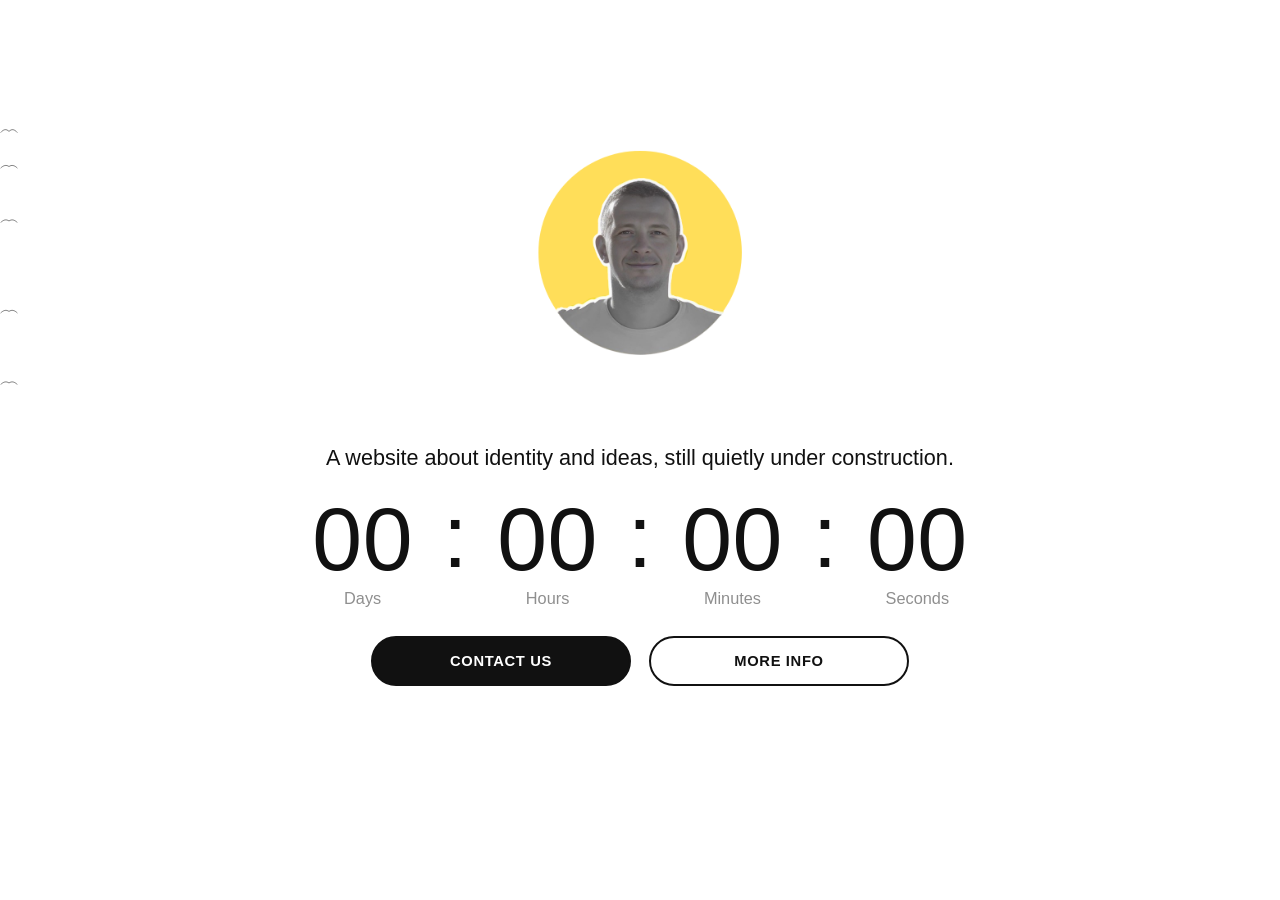
<file: index.html>
<!DOCTYPE html>
<html lang="en">
<head>
  <meta charset="UTF-8" />
  <meta name="viewport" content="width=device-width, initial-scale=1.0" />
  <title>m1l0s.io</title>
  <link rel="stylesheet" href="./style.css" />
</head>
<body>

  <!-- PTICE VAN SVIH KONTEJNERA -->
  <div class="birds-layer" aria-hidden="true">
    <svg class="bird-svg bird-1" viewBox="0 0 40 20">
      <path d="M2 14C8 7 14 6 20 12C26 6 32 7 38 14"></path>
    </svg>
    <svg class="bird-svg bird-2" viewBox="0 0 40 20">
      <path d="M2 14C8 8 14 7 20 11C26 7 32 8 38 14"></path>
    </svg>
    <svg class="bird-svg bird-3" viewBox="0 0 40 20">
      <path d="M2 15C8 9 14 8 20 12C26 8 32 9 38 15"></path>
    </svg>
    <svg class="bird-svg bird-4" viewBox="0 0 40 20">
      <path d="M2 13C8 7 14 6 20 10C26 6 32 7 38 13"></path>
    </svg>
    <svg class="bird-svg bird-5" viewBox="0 0 40 20">
      <path d="M2 14C8 8 14 7 20 11C26 7 32 8 38 14"></path>
    </svg>
  </div>

  <main class="hero">
    <div class="avatar-wrap">
      <img src="./assets/me.png" alt="Milos portrait" class="avatar-img" />
    </div>

    <p class="hero-text">
      A website about identity and ideas, still quietly under construction.
    </p>

    <div class="countdown-wrap">
      <div class="countdown">
        <div class="countdown-block">
          <div class="countdown-number" id="days">0</div>
          <div class="countdown-label">Days</div>
        </div>

        <div class="countdown-colon">:</div>

        <div class="countdown-block">
          <div class="countdown-number" id="hours">00</div>
          <div class="countdown-label">Hours</div>
        </div>

        <div class="countdown-colon">:</div>

        <div class="countdown-block">
          <div class="countdown-number" id="minutes">00</div>
          <div class="countdown-label">Minutes</div>
        </div>

        <div class="countdown-colon">:</div>

        <div class="countdown-block">
          <div class="countdown-number" id="seconds">00</div>
          <div class="countdown-label">Seconds</div>
        </div>
      </div>
    </div>

    <div class="hero-actions">
      <a href="mailto:hello@m1l0s.io" class="hero-btn hero-btn--filled">
        CONTACT US
      </a>

      <a href="./about.html" class="hero-btn hero-btn--outline">
        More Info
      </a>
    </div>
  </main>

<script>
  const COUNTDOWN_TARGET = "2026-05-06T10:00:00";

  const daysEl = document.getElementById("days");
  const hoursEl = document.getElementById("hours");
  const minutesEl = document.getElementById("minutes");
  const secondsEl = document.getElementById("seconds");

  function updateCountdown() {
    const targetDate = new Date(COUNTDOWN_TARGET);
    const now = new Date();
    const diff = targetDate - now;

    if (isNaN(targetDate.getTime()) || diff <= 0) {
      daysEl.textContent = "00";
      hoursEl.textContent = "00";
      minutesEl.textContent = "00";
      secondsEl.textContent = "00";
      return;
    }

    const days = Math.floor(diff / (1000 * 60 * 60 * 24));
    const hours = Math.floor((diff / (1000 * 60 * 60)) % 24);
    const minutes = Math.floor((diff / (1000 * 60)) % 60);
    const seconds = Math.floor((diff / 1000) % 60);

    daysEl.textContent = String(days).padStart(2, "0");
    hoursEl.textContent = String(hours).padStart(2, "0");
    minutesEl.textContent = String(minutes).padStart(2, "0");
    secondsEl.textContent = String(seconds).padStart(2, "0");
  }

  updateCountdown();
  setInterval(updateCountdown, 1000);
</script>
</body>
</html>
</file>
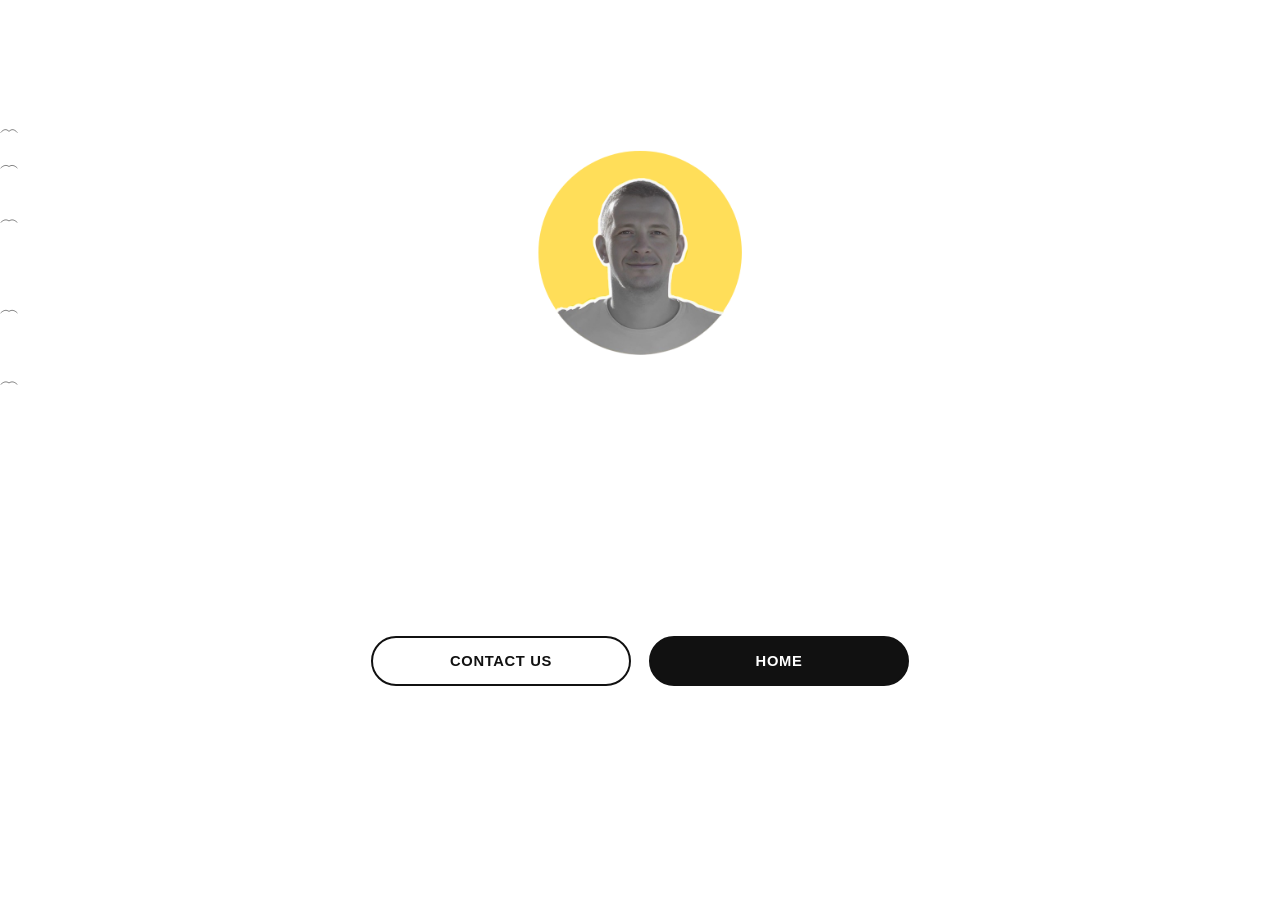
<file: about.html>
<!DOCTYPE html>
<html lang="en">
<head>
  <meta charset="UTF-8" />
  <meta name="viewport" content="width=device-width, initial-scale=1.0" />
  <title>m1l0s.io</title>
  <link rel="stylesheet" href="./style.css" />
</head>
<body>

    <!-- PTICE VAN SVIH KONTEJNERA -->
  <div class="birds-layer" aria-hidden="true">
    <svg class="bird-svg bird-1" viewBox="0 0 40 20">
      <path d="M2 14C8 7 14 6 20 12C26 6 32 7 38 14"></path>
    </svg>
    <svg class="bird-svg bird-2" viewBox="0 0 40 20">
      <path d="M2 14C8 8 14 7 20 11C26 7 32 8 38 14"></path>
    </svg>
    <svg class="bird-svg bird-3" viewBox="0 0 40 20">
      <path d="M2 15C8 9 14 8 20 12C26 8 32 9 38 15"></path>
    </svg>
    <svg class="bird-svg bird-4" viewBox="0 0 40 20">
      <path d="M2 13C8 7 14 6 20 10C26 6 32 7 38 13"></path>
    </svg>
    <svg class="bird-svg bird-5" viewBox="0 0 40 20">
      <path d="M2 14C8 8 14 7 20 11C26 7 32 8 38 14"></path>
    </svg>
  </div>

  <main class="hero">
    <div class="avatar-wrap">
      <img src="./assets/me.png" alt="Milos portrait" class="avatar-img" />
    </div>

    <p class="hero-text" style="visibility: hidden;">
      A website about identity and ideas, still quietly under construction.
    </p>

    <div class="countdown-wrap" style="visibility: hidden;" aria-hidden="true">
      <div class="countdown" aria-label="Countdown">
        <div class="countdown-block">
          <div class="countdown-number" id="days">0</div>
          <div class="countdown-label">Days</div>
        </div>

        <div class="countdown-colon">:</div>

        <div class="countdown-block">
          <div class="countdown-number" id="hours">00</div>
          <div class="countdown-label">Hours</div>
        </div>

        <div class="countdown-colon">:</div>

        <div class="countdown-block">
          <div class="countdown-number" id="minutes">00</div>
          <div class="countdown-label">Minutes</div>
        </div>

        <div class="countdown-colon">:</div>

        <div class="countdown-block">
          <div class="countdown-number" id="seconds">00</div>
          <div class="countdown-label">Seconds</div>
        </div>
      </div>
    </div>

<div class="hero-actions">
  <a
    href="mailto:hello@m1l0s.io"
    class="hero-btn hero-btn--outline"
  >
    CONTACT US
  </a>

  <a href="./index.html" class="hero-btn hero-btn--filled">
    HOME
  </a>
</div>
  </main>

  <script>
    const COUNTDOWN_TARGET = "2026-04-09T16:25:00";

    const daysEl = document.getElementById("days");
    const hoursEl = document
</file>
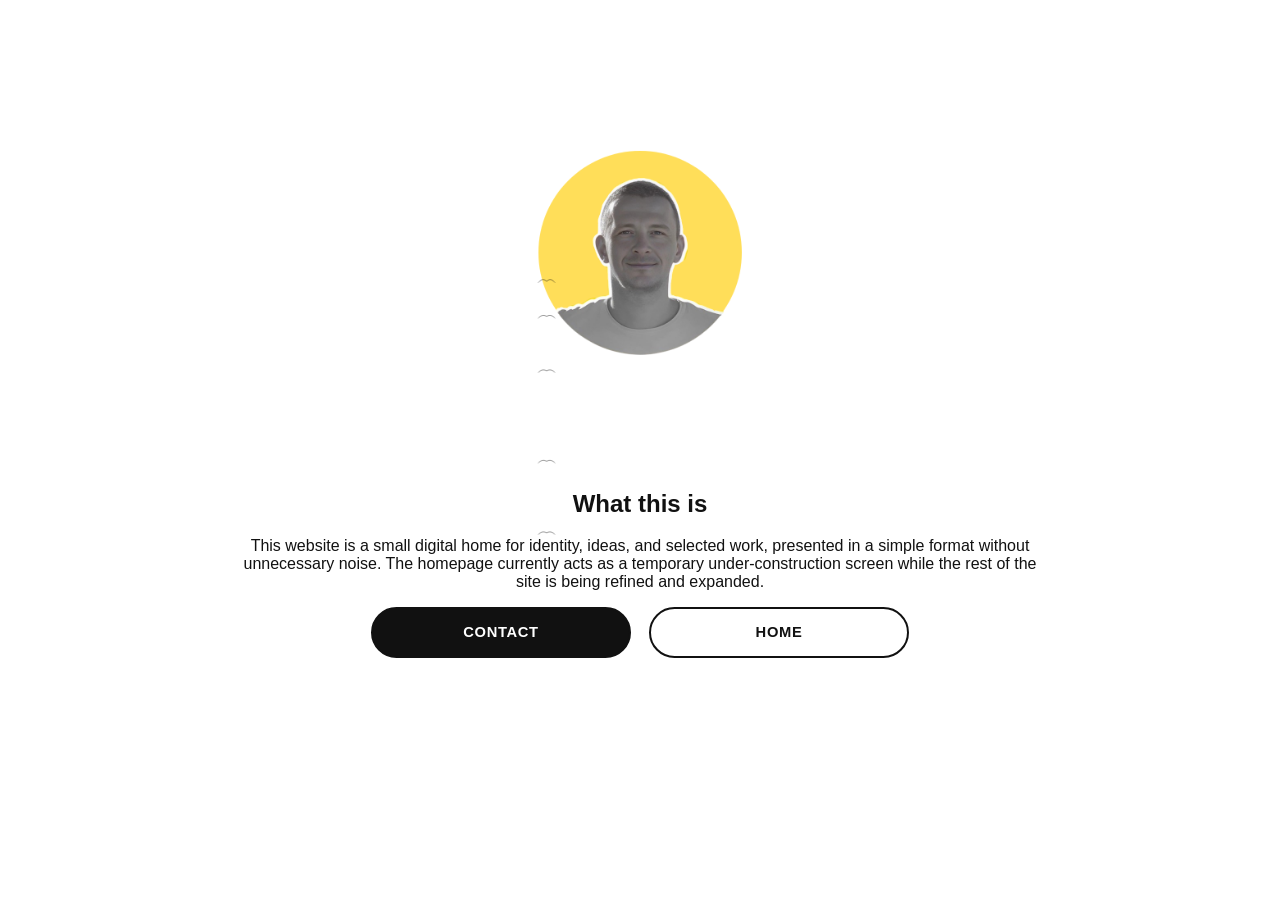
<file: About.html>
<!DOCTYPE html>
<html lang="en">
<head>
  <meta charset="UTF-8" />
  <meta name="viewport" content="width=device-width, initial-scale=1.0" />
  <title>About — m1l0s.io</title>
  <link rel="stylesheet" href="./style.css" />
</head>
<body>
  <main class="about-page">
    <section class="about-hero">
      <!-- <a href="/" class="about-back">Back</a> -->

      <div class="avatar-wrap about-avatar">
        <img src="./assets/me.png" alt="Milos portrait" class="avatar-img" />

        <div class="avatar-birds" aria-hidden="true">
          <svg class="bird-svg bird-1" viewBox="0 0 40 20">
            <path d="M2 14C8 7 14 6 20 12C26 6 32 7 38 14"></path>
          </svg>
          <svg class="bird-svg bird-2" viewBox="0 0 40 20">
            <path d="M2 14C8 8 14 7 20 11C26 7 32 8 38 14"></path>
          </svg>
          <svg class="bird-svg bird-3" viewBox="0 0 40 20">
            <path d="M2 15C8 9 14 8 20 12C26 8 32 9 38 15"></path>
          </svg>
          <svg class="bird-svg bird-4" viewBox="0 0 40 20">
            <path d="M2 13C8 7 14 6 20 10C26 6 32 7 38 13"></path>
          </svg>
          <svg class="bird-svg bird-5" viewBox="0 0 40 20">
            <path d="M2 14C8 8 14 7 20 11C26 7 32 8 38 14"></path>
          </svg>
        </div>
      </div>

      <!-- <h1 class="about-title">About</h1> -->

      <!--
      <p class="about-lead">
        m1l0s.io is a compact personal space built around clarity, minimal motion, and a quieter visual rhythm.
      </p>
      -->

      <section class="about-content">
        <article class="about-block">
          <h2>What this is</h2>
          <p>
            This website is a small digital home for identity, ideas, and selected work, presented in a simple format without unnecessary noise. The homepage currently acts as a temporary under-construction screen while the rest of the site is being refined and expanded.
          </p>
        </article>

        <!-- <article class="about-block">
          <h2>Current state</h2>
          <p>
            The homepage currently acts as a temporary under-construction screen while the rest of the site is being refined and expanded.
          </p>
        </article> -->

        <!-- <article class="about-block">
          <h2>Direction</h2>
          <p>
            The goal is to keep everything restrained and intentional — strong spacing, soft animation, clear typography, and content that feels personal rather than overloaded.
          </p>
        </article>
      </section> -->

      <div class="about-actions">
        <a href="mailto:hello@m1l0s.io" class="hero-btn hero-btn--filled about-btn--contact">Contact</a>
        <a href="/" class="hero-btn hero-btn--outline about-btn--home">Home</a>
      </div>
    </section>
  </main>
</body>
</html>
</file>
<file: style.css>
:root {
  color-scheme: light dark;
  box-sizing: border-box;
}

*,
*::before,
*::after {
  box-sizing: inherit;
}

html,
body {
  min-height: 100%;
}

body {
  margin: 0;
  min-height: 100vh;
  background: #ffffff;
  color: #111111;
  font-family: Roboto, "Helvetica Neue", Arial, sans-serif;
  overflow-x: hidden;
}

@media (prefers-color-scheme: dark) {
  body {
    background: #000000;
    color: #ffffff;
  }
}

/* PAGE LAYOUT */

.hero,
.about-page {
  width: min(100%, 1060px);
  min-height: 100vh;
  margin: 0 auto;
  padding-top: calc(clamp(20px, 3vh, 32px) + clamp(120px, 16vw, 210px) + 24px);
  padding-right: 20px;
  padding-bottom: 28px;
  padding-left: 20px;
  display: flex;
  flex-direction: column;
  align-items: center;
  justify-content: center;
  text-align: center;
}

.about-page {
  width: min(100%, 860px);
}

.about-hero {
  width: 100%;
  display: flex;
  flex-direction: column;
  align-items: center;
  justify-content: center;
}

/* AVATAR */

.avatar-wrap {
  position: fixed;
  top: clamp(150px, 3vh, 32px);
  left: 50%;
  transform: translateX(-50%);
  width: clamp(120px, 16vw, 210px);
  z-index: 10;
  display: flex;
  align-items: center;
  justify-content: center;
}

.avatar-img {
  position: relative;
  z-index: 1;
  width: 100%;
  height: auto;
  display: block;
  object-fit: contain;
}

.avatar-birds {
  position: absolute;
  inset: 0;
  z-index: 2;
  pointer-events: none;
  overflow: visible;
  opacity: 0.8;
}

/* TEXT */

.hero-text,
.about-text {
  width: 100%;
  max-width: 820px;
  margin: 0 auto 26px;
  font-size: clamp(1rem, 0.72rem + 0.95vw, 1.35rem);
  line-height: 1.5;
  font-weight: 400;
  text-align: center;
  white-space: normal;
  overflow-wrap: break-word;
  word-break: normal;
}

.about-text {
  max-width: 760px;
}

/* COUNTDOWN */

.countdown {
  display: flex;
  align-items: flex-start;
  justify-content: center;
  gap: 4px;
  flex-wrap: nowrap;
  margin: 0 auto 28px;
  width: 100%;
}

.countdown--ghost {
  visibility: hidden;
  pointer-events: none;
}

.countdown-block {
  min-width: 0;
  width: clamp(64px, 13vw, 150px);
  display: flex;
  flex-direction: column;
  align-items: center;
}

.countdown-number {
  font-size: clamp(2.9rem, 7vw, 6.2rem);
  line-height: 0.88;
  font-weight: 300;
  letter-spacing: 0.005em;
  font-variant-numeric: tabular-nums;
}

.countdown-colon {
  font-size: clamp(2.9rem, 7vw, 6.2rem);
  line-height: 0.84;
  font-weight: 300;
  transform: translateY(-1px);
  padding-inline: 1px;
  flex: 0 0 auto;
}

.countdown-label {
  margin-top: 10px;
  font-size: clamp(0.82rem, 0.62rem + 0.5vw, 1.15rem);
  line-height: 1.15;
  font-weight: 400;
  color: #8f8f8f;
}

/* ACTIONS */

.hero-actions,
.about-actions {
  display: flex;
  justify-content: center;
  align-items: center;
  gap: 18px;
  flex-wrap: wrap;
  width: 100%;
  margin: 0;
}

.hero-btn {
  min-width: min(260px, 42vw);
  padding: 16px 28px;
  border-radius: 999px;
  text-decoration: none;
  text-transform: uppercase;
  text-align: center;
  font-size: 0.92rem;
  line-height: 1;
  font-weight: 700;
  letter-spacing: 0.045em;
  border: 2px solid #111111;
  background: transparent;
  color: #111111;
  transition: transform 0.2s ease, opacity 0.2s ease, background-color 0.2s ease, color 0.2s ease, border-color 0.2s ease;
}

.hero-btn:hover {
  transform: translateY(-1px);
  opacity: 0.88;
}

.hero-btn--filled {
  background: #111111;
  color: #ffffff;
}

.hero-btn--outline {
  background: transparent;
  color: #111111;
}

@media (prefers-color-scheme: dark) {
  .countdown-label {
    color: #9a9a9a;
  }

  .hero-btn {
    border-color: #ffffff;
    color: #ffffff;
  }

  .hero-btn--filled {
    background: #ffffff;
    color: #000000;
  }

  .hero-btn--outline {
    background: transparent;
    color: #ffffff;
  }
}

/* BIRDS */

.birds-layer {
  position: fixed;
  inset: 0;
  pointer-events: none;
  z-index: 20;
}

.bird-svg {
  position: absolute;
  left: 0;
  width: 18px;
  height: 9px;
  fill: none;
  stroke: currentColor;
  stroke-width: 1.6;
  stroke-linecap: round;
  stroke-linejoin: round;
  opacity: 0.72;
}

.bird-1 { top: 14vh; animation: birdFly1 28s linear infinite; animation-delay: -5s; }
.bird-2 { top: 24vh; animation: birdFly2 32s linear infinite; animation-delay: -12s; }
.bird-3 { top: 34vh; animation: birdFly3 26s linear infinite; animation-delay: -8s; }
.bird-4 { top: 18vh; animation: birdFly4 30s linear infinite; animation-delay: -15s; }
.bird-5 { top: 42vh; animation: birdFly5 27s linear infinite; animation-delay: -10s; }

@keyframes birdFly1 {
  0% { transform: translateX(-150px) translateY(0); }
  100% { transform: translateX(calc(100vw + 150px)) translateY(0); }
}

@keyframes birdFly2 {
  0% { transform: translateX(-160px) translateY(0); }
  100% { transform: translateX(calc(100vw + 160px)) translateY(0); }
}

@keyframes birdFly3 {
  0% { transform: translateX(-150px) translateY(0); }
  100% { transform: translateX(calc(100vw + 150px)) translateY(0); }
}

@keyframes birdFly4 {
  0% { transform: translateX(-170px) translateY(0); }
  100% { transform: translateX(calc(100vw + 170px)) translateY(0); }
}

@keyframes birdFly5 {
  0% { transform: translateX(-145px) translateY(0); }
  100% { transform: translateX(calc(100vw + 145px)) translateY(0); }
}

/* MOBILE */

@media (max-width: 820px) {
  .countdown-number,
  .countdown-colon {
    font-size: clamp(2.4rem, 10vw, 4.9rem);
  }

  .countdown-block {
    width: clamp(54px, 16vw, 110px);
  }

  .hero-btn {
    min-width: min(220px, 80vw);
  }
}

@media (max-width: 560px) {
  .hero,
  .about-page {
    padding-top: calc(16px + 90px + 24px);
    padding-right: 14px;
    padding-bottom: 28px;
    padding-left: 14px;
  }

  .avatar-wrap {
    width: 90px;
    top: 16px;
  }

  .hero-text,
  .about-text {
    max-width: 100%;
    font-size: 0.98rem;
    line-height: 1.5;
    padding-inline: 2px;
  }

  .countdown {
    gap: 8px 2px;
    margin-bottom: 24px;
    flex-wrap: wrap;
    justify-content: center;
  }

  .countdown-block {
    width: 64px;
    max-width: 64px;
  }

  .countdown-number {
    font-size: clamp(2rem, 10vw, 3.2rem);
  }

  .countdown-colon {
    display: none;
  }

  .countdown-label {
    margin-top: 8px;
    font-size: 0.74rem;
  }

  .hero-actions,
  .about-actions {
    gap: 10px;
  }

  .hero-btn {
    width: min(100%, 320px);
    min-width: 0;
    padding: 14px 22px;
    font-size: 0.86rem;
  }
}
</file>
